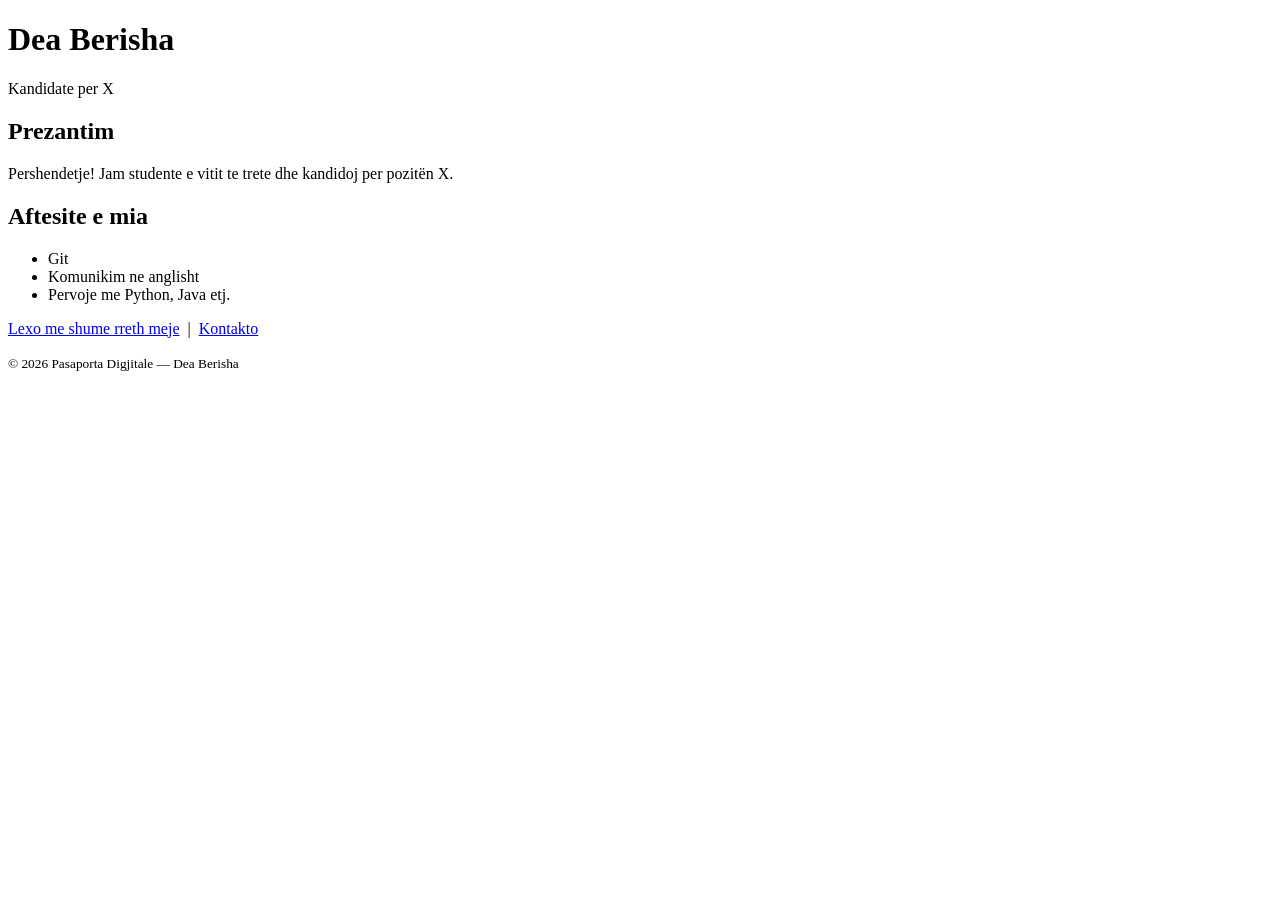
<file: JavaI/index.html>
<!DOCTYPE html>
<html lang="sq">
<head>
  <meta charset="UTF-8">
  <meta name="viewport" content="width=device-width, initial-scale=1.0">
  <title>Pasaporta Digjitale — Dea Berisha</title>
</head>
<body>

  <header>
    <h1>Dea Berisha</h1>
    <p>Kandidate per X</p>
  </header>

  <main>
    <section>
      <h2>Prezantim</h2>
      <p>
        Pershendetje! Jam studente e vitit te trete dhe kandidoj per
        pozitën X.
      </p>
    </section>

    <section>
      <h2>Aftesite e mia</h2>
      <ul>
        <li>Git</li>
        <li>Komunikim ne anglisht</li>
        <li>Pervoje me Python, Java etj.</li>
      </ul>
    </section>

    <nav>
      <a href="rreth.html">Lexo me shume rreth meje</a>
      &nbsp;|&nbsp;
      <a href="kontakt.html">Kontakto</a>
    </nav>
  </main>

  <footer>
    <p><small>&copy; 2026 Pasaporta Digjitale — Dea Berisha</small></p>
  </footer>

</body>
</html>
</file>
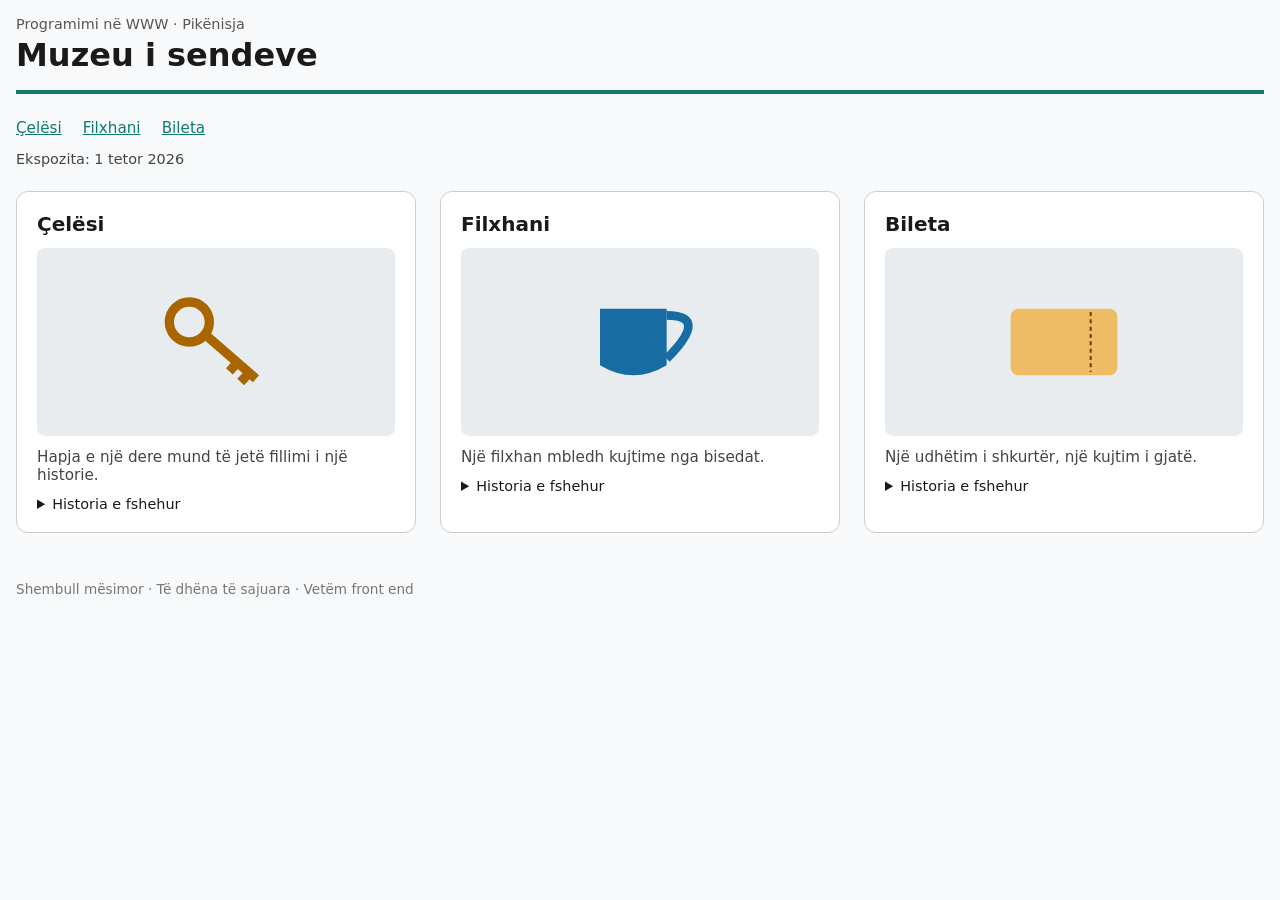
<file: JavaII/index.html>
<!doctype html>
<html lang="sq">
  <head>
    <meta charset="UTF-8" />
    <meta name="viewport" content="width=device-width, initial-scale=1" />
    <title>Muzeu i sendeve të zakonshme</title>
    <link rel="stylesheet" href="style.css" />
  </head>
  <body>
    <a class="skip" href="#main">Kalo te përmbajtja</a>
    <header>
      <p>Programimi në WWW · Pikënisja</p>
      <h1>Muzeu i sendeve</h1>
    </header>
    <main id="main">
      <nav>
        <a href="#celesi">Çelësi</a>
        <a href="#filxhani">Filxhani</a>
        <a href="#bileta">Bileta</a>
      </nav>
      <p class="expo">Ekspozita: 1 tetor 2026</p>

      <section class="cards">
        <article id="celesi" class="card">
          <h2>Çelësi</h2>
          <div class="card-img">
            <img src="celesi.svg" alt="Çelës i vjetër" />
          </div>
          <p>Hapja e një dere mund të jetë fillimi i një historie.</p>
          <details>
            <summary>Historia e fshehur</summary>
            <p>Ky çeles ishte i deres se thesarit mbreteror ne Angli! Nje sherbetor e kishte marr por i humb ne anijen e tij.</p>
          </details>
        </article>

        <article id="filxhani" class="card">
          <h2>Filxhani</h2>
          <div class="card-img">
            <img src="filxhani.svg" alt="Filxhan kafeje" />
          </div>
          <p>Një filxhan mbledh kujtime nga bisedat.</p>
          <details>
            <summary>Historia e fshehur</summary>
            <p>Ky filxhan ka qene filxhani i pare prej porcelani i krijuar ne Kine. Ku eshte ruajtur nga nje koleksionit qe jetonte ne male.</p>
          </details>
        </article>

        <article id="bileta" class="card">
          <h2>Bileta</h2>
          <div class="card-img">
            <img src="bileta.svg" alt="Biletë udhëtimi" />
          </div>
          <p>Një udhëtim i shkurtër, një kujtim i gjatë.</p>
          <details>
            <summary>Historia e fshehur</summary>
            <p>Kjo bilete e trenit ishte bileta me e shitur ne histori per rrugen mes gjermanis dhe frances, ku eshte edhe nder biletat e para ne histori.</p>
          </details>
        </article>
      </section>
    </main>
    <footer>Shembull mësimor · Të dhëna të sajuara · Vetëm front end</footer>
  </body>
</html>
</file>
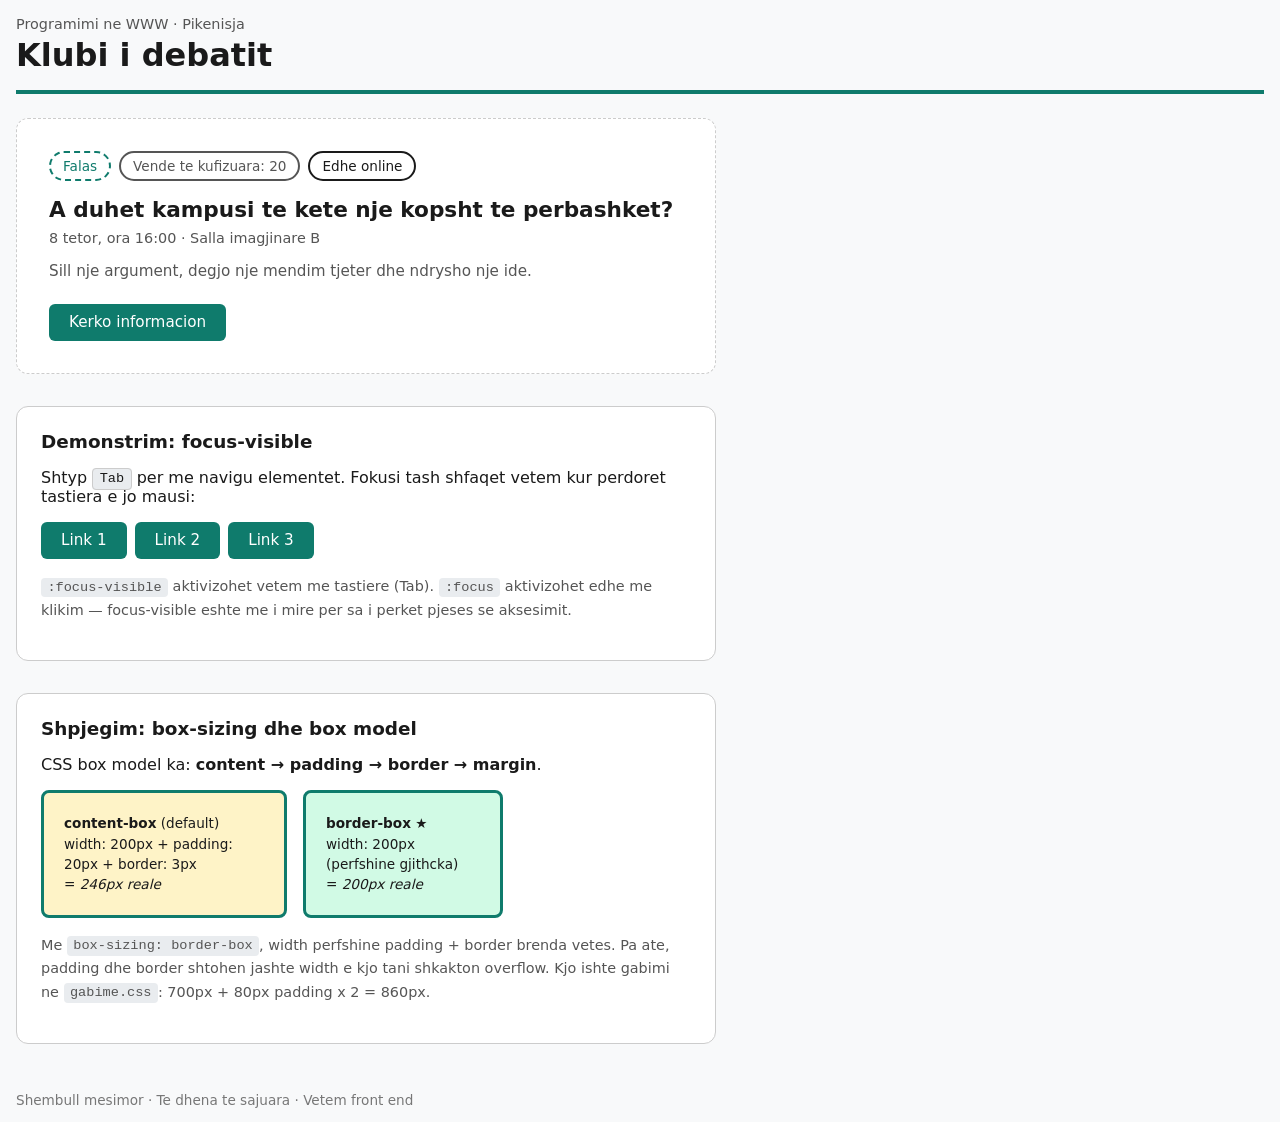
<file: JavaIII/index.html>
<!doctype html>
<html lang="sq">
  <head>
    <meta charset="UTF-8" />
    <meta name="viewport" content="width=device-width, initial-scale=1" />
    <title>Klubi i debatit</title>
    <link rel="stylesheet" href="style.css" />
  </head>
  <body>
    <a class="skip" href="#main">Kalo te permbajtja</a>
    <header>
      <p>Programimi ne WWW · Pikenisja</p>
      <h1>Klubi i debatit</h1>
    </header>
    <main id="main">
      <article class="poster">
        <div class="tags">
          <span class="tag tag--free">Falas</span>
          <span class="tag tag--limited">Vende te kufizuara: 20</span>
          <span class="tag tag--online">Edhe online</span>
        </div>

        <h2>A duhet kampusi te kete nje kopsht te perbashket?</h2>

        <p class="meta">8 tetor, ora 16:00 · Salla imagjinare B</p>

        <p class="desc">Sill nje argument, degjo nje mendim tjeter dhe ndrysho nje ide.</p>

        <a class="btn" href="#">Kerko informacion</a>
      </article>

      <section class="demo-section">
        <h2>Demonstrim: focus-visible</h2>
        <p>Shtyp <kbd>Tab</kbd> per me navigu elementet. Fokusi tash shfaqet vetem kur perdoret tastiera e jo mausi:</p>
        <nav class="demo-nav">
          <a class="btn" href="#">Link 1</a>
          <a class="btn" href="#">Link 2</a>
          <a class="btn" href="#">Link 3</a>
        </nav>
        <p class="note">
          <code>:focus-visible</code> aktivizohet vetem me tastiere (Tab).
          <code>:focus</code> aktivizohet edhe me klikim — focus-visible eshte me i mire per sa i perket pjeses se aksesimit.
        </p>
      </section>

      <section class="demo-section">
        <h2>Shpjegim: box-sizing dhe box model</h2>
        <p>CSS box model ka: <strong>content → padding → border → margin</strong>.</p>
        <div class="box-demo">
          <div class="box box--content">
            <strong>content-box</strong> (default)<br />
            width: 200px + padding: 20px + border: 3px<br />
            = <em>246px reale</em>
          </div>
          <div class="box box--border">
            <strong>border-box</strong> ★<br />
            width: 200px (perfshine gjithcka)<br />
            = <em>200px reale</em>
          </div>
        </div>
        <p class="note">
          Me <code>box-sizing: border-box</code>, width perfshine padding + border brenda vetes.
          Pa ate, padding dhe border shtohen jashte width e kjo tani shkakton overflow.
          Kjo ishte gabimi ne <code>gabime.css</code>: 700px + 80px padding x 2 = 860px.
        </p>
      </section>
    </main>
    <footer>Shembull mesimor · Te dhena te sajuara · Vetem front end</footer>
  </body>
</html>
</file>
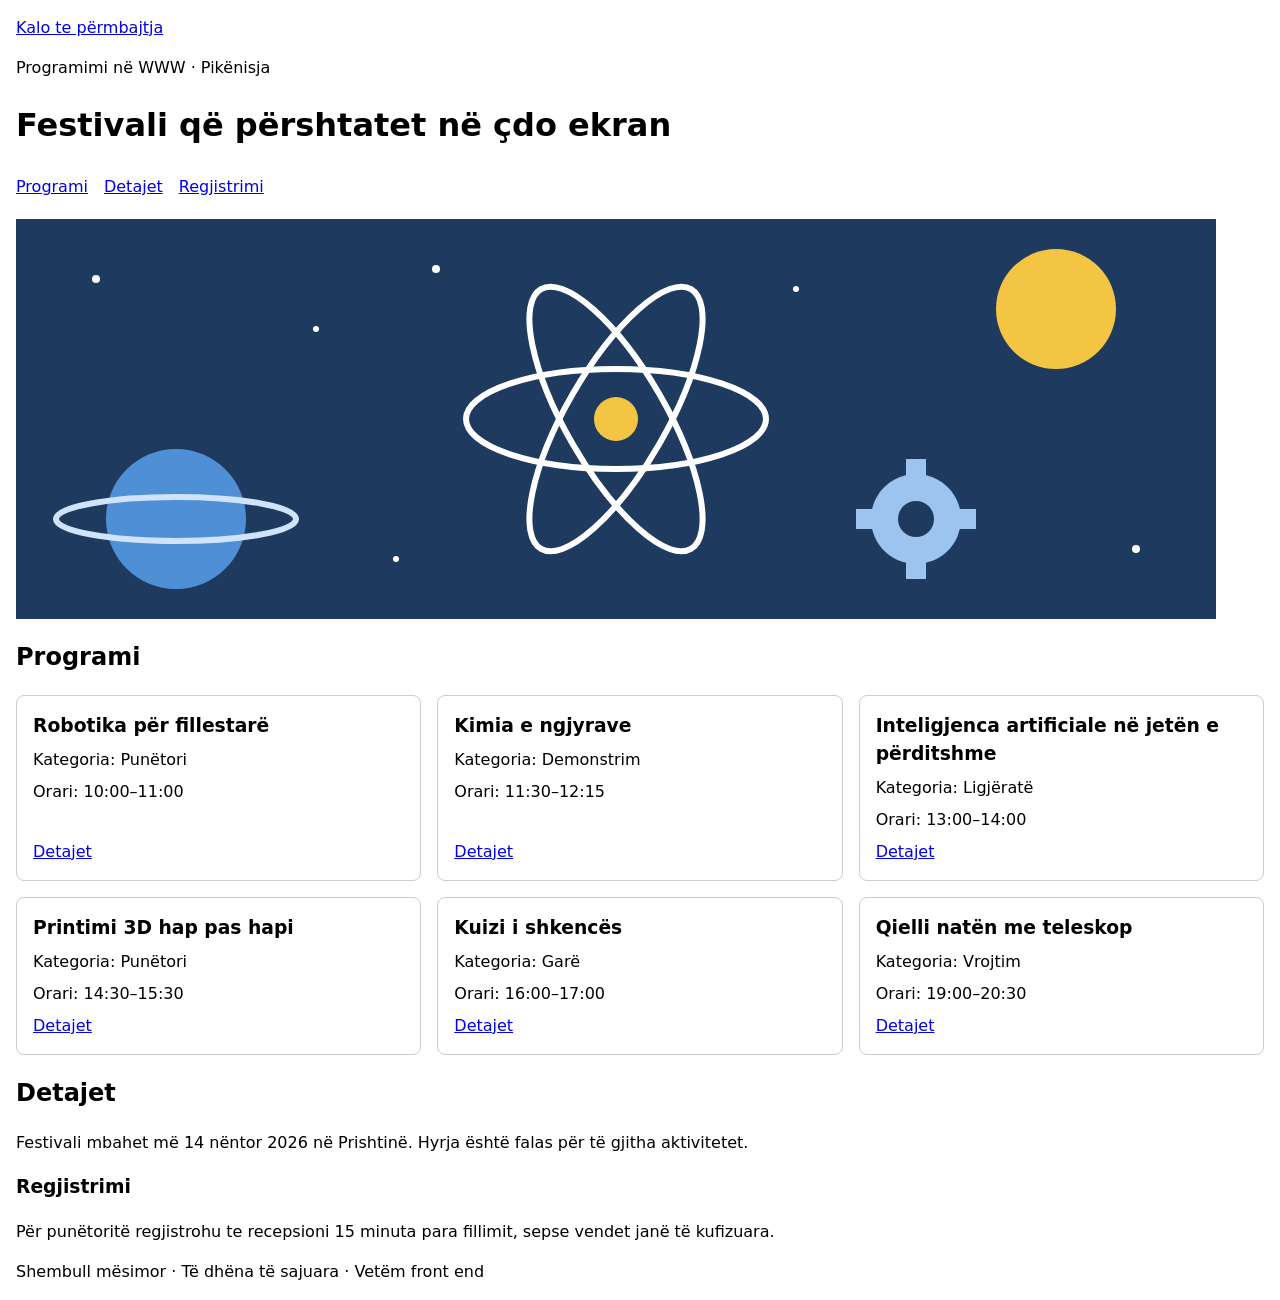
<file: JavaIV/index.html>
<!doctype html>
<html lang="sq">
  <head>
    <meta charset="UTF-8" />
    <meta name="viewport" content="width=device-width, initial-scale=1" />
    <title>Festivali që përshtatet në çdo ekran</title>
    <link rel="stylesheet" href="style.css" />
  </head>
  <body>
    <a class="skip" href="#main">Kalo te përmbajtja</a>
    <header>
      <p>Programimi në WWW · Pikënisja</p>
      <h1>Festivali që përshtatet në çdo ekran</h1>
      <nav aria-label="Menuja kryesore">
        <ul class="menu">
          <li><a href="#programi">Programi</a></li>
          <li><a href="#detajet">Detajet</a></li>
          <li><a href="#regjistrimi">Regjistrimi</a></li>
        </ul>
      </nav>
    </header>
    <main id="main">
      <img
        class="banner"
        src="festivali.svg"
        alt="Ilustrim i festivalit shkencor me planet, atom dhe rrota dhëmbëzore"
        width="1200"
        height="400"
      />

      <section id="programi">
        <h2>Programi</h2>
        <div class="kartat">
          <article class="karta">
            <h3>Robotika për fillestarë</h3>
            <p>Kategoria: Punëtori</p>
            <p>Orari: <time datetime="2026-11-14T10:00">10:00</time>–<time datetime="2026-11-14T11:00">11:00</time></p>
            <a href="#detajet" aria-label="Detajet: Robotika për fillestarë">Detajet</a>
          </article>

          <article class="karta">
            <h3>Kimia e ngjyrave</h3>
            <p>Kategoria: Demonstrim</p>
            <p>Orari: <time datetime="2026-11-14T11:30">11:30</time>–<time datetime="2026-11-14T12:15">12:15</time></p>
            <a href="#detajet" aria-label="Detajet: Kimia e ngjyrave">Detajet</a>
          </article>

          <article class="karta">
            <h3>Inteligjenca artificiale në jetën e përditshme</h3>
            <p>Kategoria: Ligjëratë</p>
            <p>Orari: <time datetime="2026-11-14T13:00">13:00</time>–<time datetime="2026-11-14T14:00">14:00</time></p>
            <a href="#detajet" aria-label="Detajet: Inteligjenca artificiale në jetën e përditshme">Detajet</a>
          </article>

          <article class="karta">
            <h3>Printimi 3D hap pas hapi</h3>
            <p>Kategoria: Punëtori</p>
            <p>Orari: <time datetime="2026-11-14T14:30">14:30</time>–<time datetime="2026-11-14T15:30">15:30</time></p>
            <a href="#detajet" aria-label="Detajet: Printimi 3D hap pas hapi">Detajet</a>
          </article>

          <article class="karta">
            <h3>Kuizi i shkencës</h3>
            <p>Kategoria: Garë</p>
            <p>Orari: <time datetime="2026-11-14T16:00">16:00</time>–<time datetime="2026-11-14T17:00">17:00</time></p>
            <a href="#detajet" aria-label="Detajet: Kuizi i shkencës">Detajet</a>
          </article>

          <article class="karta">
            <h3>Qielli natën me teleskop</h3>
            <p>Kategoria: Vrojtim</p>
            <p>Orari: <time datetime="2026-11-14T19:00">19:00</time>–<time datetime="2026-11-14T20:30">20:30</time></p>
            <a href="#detajet" aria-label="Detajet: Qielli natën me teleskop">Detajet</a>
          </article>
        </div>
      </section>

      <section id="detajet">
        <h2>Detajet</h2>
        <p>Festivali mbahet më 14 nëntor 2026 në Prishtinë. Hyrja është falas për të gjitha aktivitetet.</p>
        <h3 id="regjistrimi">Regjistrimi</h3>
        <p>Për punëtoritë regjistrohu te recepsioni 15 minuta para fillimit, sepse vendet janë të kufizuara.</p>
      </section>
    </main>
    <footer>Shembull mësimor · Të dhëna të sajuara · Vetëm front end</footer>
  </body>
</html>
</file>
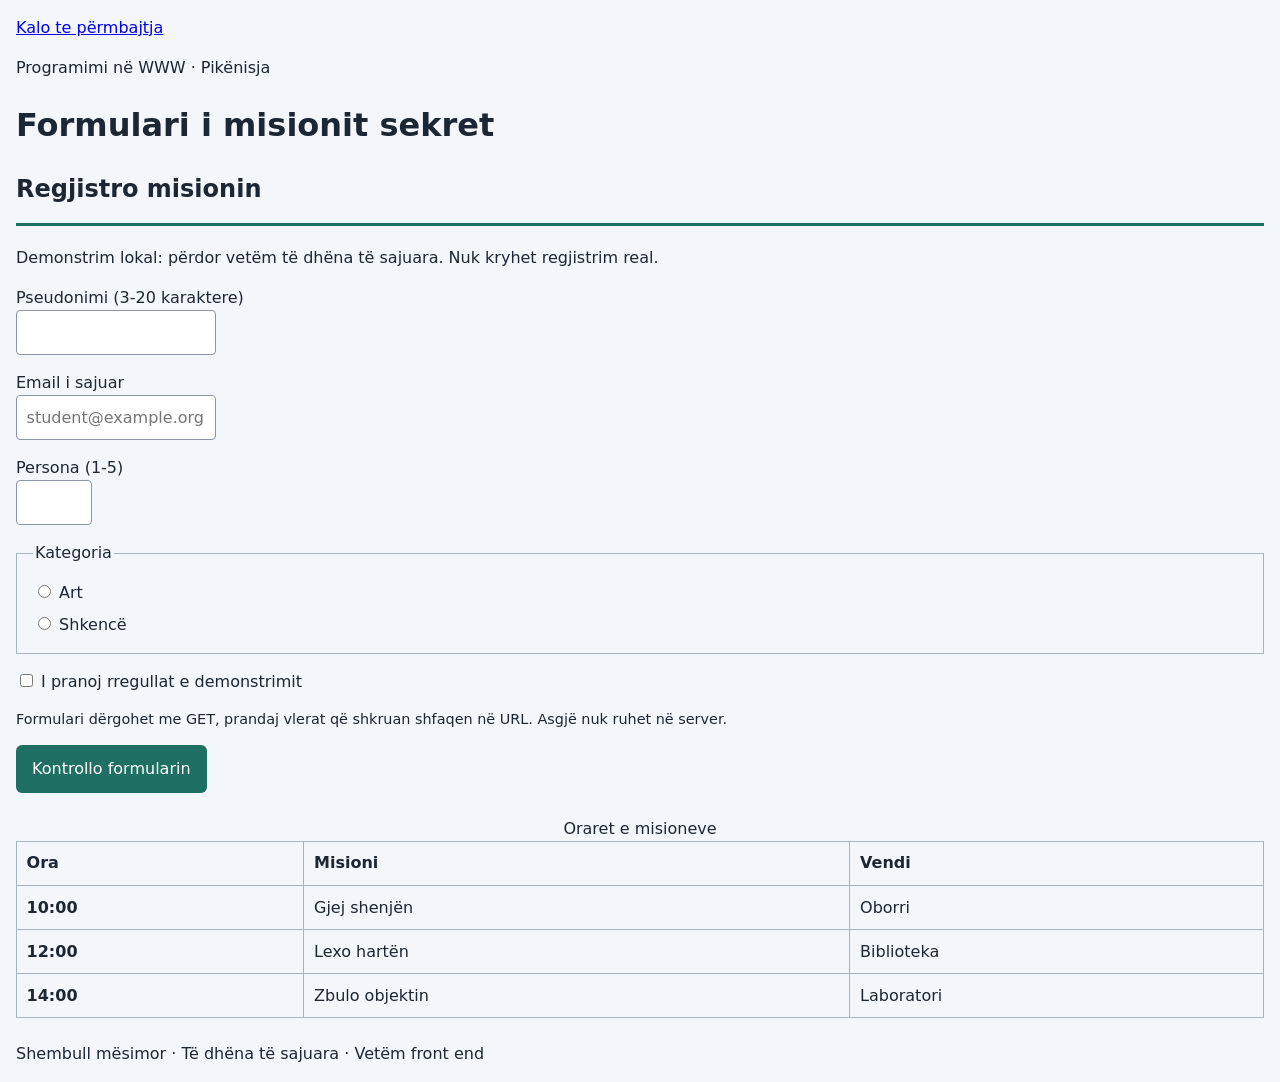
<file: JavaV/index.html>
<!doctype html>
<html lang="sq">
  <head>
    <meta charset="UTF-8" />
    <meta name="viewport" content="width=device-width, initial-scale=1" />
    <title>Formulari i misionit sekret</title>
    <link rel="stylesheet" href="style.css" />
  </head>
  <body>
    <a class="skip" href="#main">Kalo te përmbajtja</a>
    <header>
      <p>Programimi në WWW · Pikënisja</p>
      <h1>Formulari i misionit sekret</h1>
    </header>
    <main id="main">
      <h2>Regjistro misionin</h2>
      <p>Demonstrim lokal: përdor vetëm të dhëna të sajuara. Nuk kryhet regjistrim real.</p>

      <form action="pranuar.html" method="get" autocomplete="off">
        <div class="fusha">
          <label for="pseudonimi">Pseudonimi (3-20 karaktere)</label>
          <input id="pseudonimi" name="pseudonimi" type="text" required minlength="3" maxlength="20" />
        </div>

        <div class="fusha">
          <label for="email">Email i sajuar</label>
          <input id="email" name="email" type="email" required placeholder="student@example.org" />
        </div>

        <div class="fusha">
          <label for="persona">Persona (1-5)</label>
          <input id="persona" name="persona" type="number" required min="1" max="5" step="1" />
        </div>

        <fieldset>
          <legend>Kategoria</legend>
          <div class="zgjedhja">
            <input id="kategoria-art" name="kategoria" type="radio" value="art" required />
            <label for="kategoria-art">Art</label>
          </div>
          <div class="zgjedhja">
            <input id="kategoria-shkence" name="kategoria" type="radio" value="shkence" />
            <label for="kategoria-shkence">Shkencë</label>
          </div>
        </fieldset>

        <div class="zgjedhja">
          <input id="rregullat" name="rregullat" type="checkbox" value="po" required />
          <label for="rregullat">I pranoj rregullat e demonstrimit</label>
        </div>

        <p class="shenim">Formulari dërgohet me GET, prandaj vlerat që shkruan shfaqen në URL. Asgjë nuk ruhet në server.</p>

        <button type="submit">Kontrollo formularin</button>
      </form>

      <table>
        <caption>Oraret e misioneve</caption>
        <thead>
          <tr>
            <th scope="col">Ora</th>
            <th scope="col">Misioni</th>
            <th scope="col">Vendi</th>
          </tr>
        </thead>
        <tbody>
          <tr>
            <th scope="row">10:00</th>
            <td>Gjej shenjën</td>
            <td>Oborri</td>
          </tr>
          <tr>
            <th scope="row">12:00</th>
            <td>Lexo hartën</td>
            <td>Biblioteka</td>
          </tr>
          <tr>
            <th scope="row">14:00</th>
            <td>Zbulo objektin</td>
            <td>Laboratori</td>
          </tr>
        </tbody>
      </table>
    </main>
    <footer>Shembull mësimor · Të dhëna të sajuara · Vetëm front end</footer>
  </body>
</html>
</file>
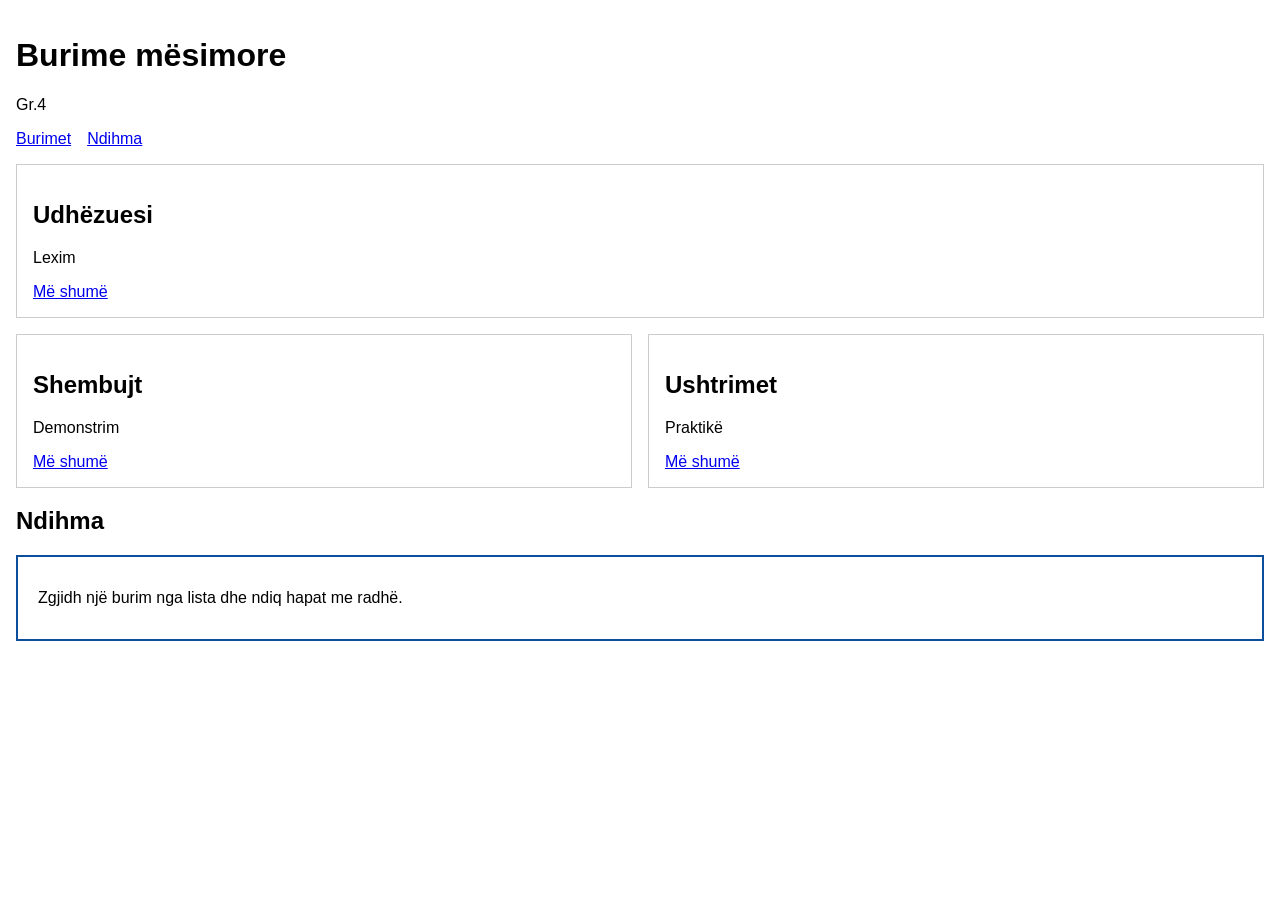
<file: Vleresime/Prova1/index.html>
<!DOCTYPE html>
<html lang="sq">
<head>
  <meta charset="UTF-8">
  <meta name="viewport" content="width=device-width, initial-scale=1">
  <title>Burime mësimore</title>
  <link rel="stylesheet" href="style.css">
</head>
<body>
  <header>
    <h1>Burime mësimore</h1>
    <p>Gr.4</p>
    <nav>
      <ul class="menu">
        <li><a href="#burimet">Burimet</a></li>
        <li><a href="#ndihma">Ndihma</a></li>
      </ul>
    </nav>
  </header>

  <main>
    <section id="burimet">
      <div class="burimet">
        <article class="burimi">
          <h2>Udhëzuesi</h2>
          <p>Lexim</p>
          <a href="#ndihma">Më shumë</a>
        </article>
        <article class="burimi">
          <h2>Shembujt</h2>
          <p>Demonstrim</p>
          <a href="#ndihma">Më shumë</a>
        </article>
        <article class="burimi">
          <h2>Ushtrimet</h2>
          <p>Praktikë</p>
          <a href="#ndihma">Më shumë</a>
        </article>
      </div>
    </section>

    <section id="ndihma">
      <h2>Ndihma</h2>
      <div class="panel">
        <p>Zgjidh një burim nga lista dhe ndiq hapat me radhë.</p>
      </div>
    </section>
  </main>
</body>
</html>
</file>
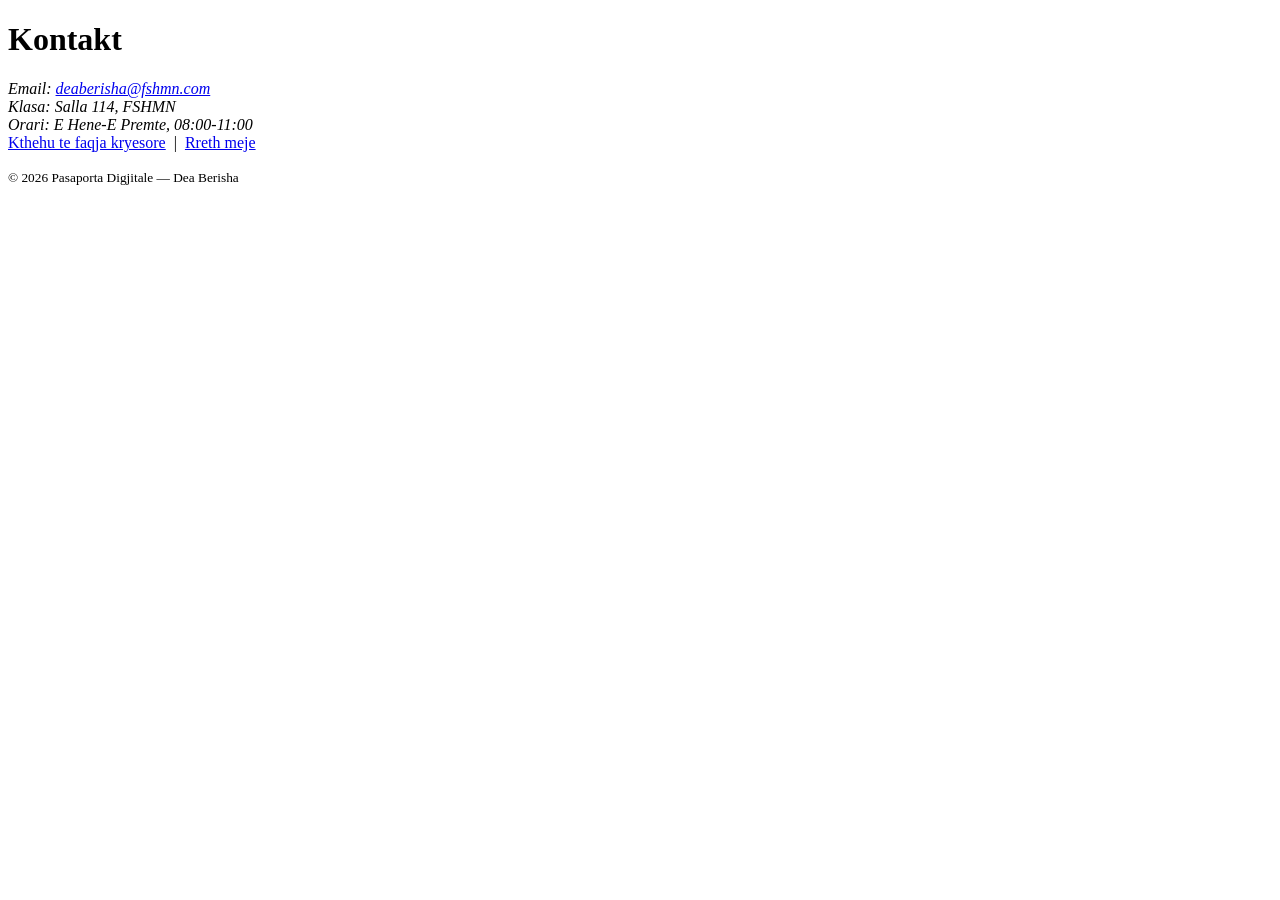
<file: JavaI/kontakt.html>
<!DOCTYPE html>
<html lang="sq">
<head>
  <meta charset="UTF-8">
  <meta name="viewport" content="width=device-width, initial-scale=1.0">
  <title>Kontakt — Dea Berisha</title>
</head>
<body>

  <header>
    <h1>Kontakt</h1>
  </header>

  <main>
    <section>
      <address>
        Email: <a href="mailto:deaberisha@fshmn.com">deaberisha@fshmn.com</a><br>
        Klasa: Salla 114, FSHMN<br>
        Orari: E Hene-E Premte, 08:00-11:00
      </address>
    </section>

    <nav>
      <a href="index.html">Kthehu te faqja kryesore</a>
      &nbsp;|&nbsp;
      <a href="rreth.html">Rreth meje</a>
    </nav>
  </main>

  <footer>
    <p><small>&copy; 2026 Pasaporta Digjitale — Dea Berisha</small></p>
  </footer>

</body>
</html>
</file>
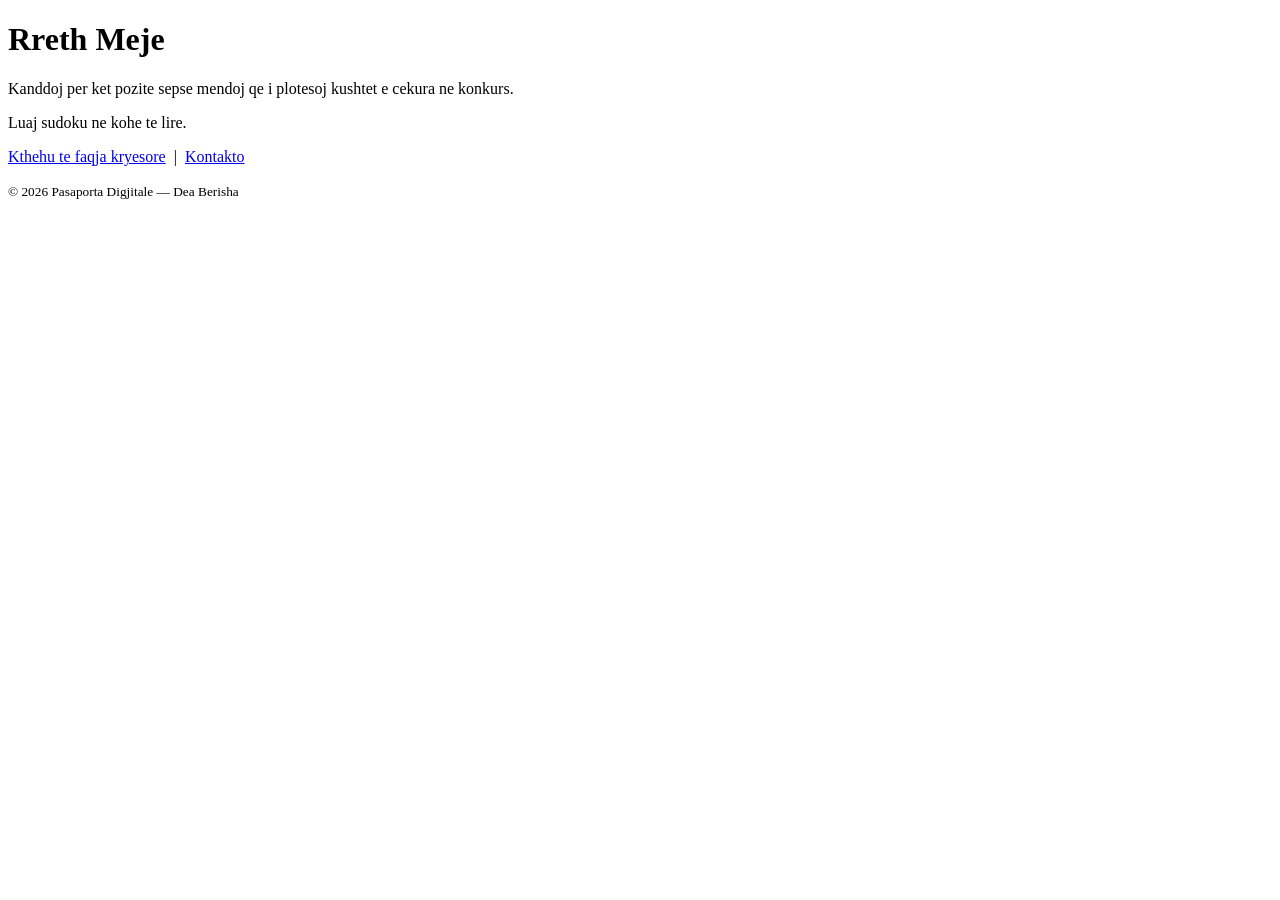
<file: JavaI/rreth.html>
<!DOCTYPE html>
<html lang="sq">
<head>
  <meta charset="UTF-8">
  <meta name="viewport" content="width=device-width, initial-scale=1.0">
  <title>Rreth Meje — Dea Berisha</title>
</head>
<body>

  <header>
    <h1>Rreth Meje</h1>
  </header>

  <main>
    <section>
      <p>
        Kanddoj per ket pozite sepse mendoj qe i plotesoj kushtet e cekura ne konkurs.
      </p>
      <p>
        Luaj sudoku ne kohe te lire.
      </p>
    </section>

    <nav>
      <a href="index.html">Kthehu te faqja kryesore</a>
      &nbsp;|&nbsp;
      <a href="kontakt.html">Kontakto</a>
    </nav>
  </main>

  <footer>
    <p><small>&copy; 2026 Pasaporta Digjitale — Dea Berisha</small></p>
  </footer>

</body>
</html>
</file>
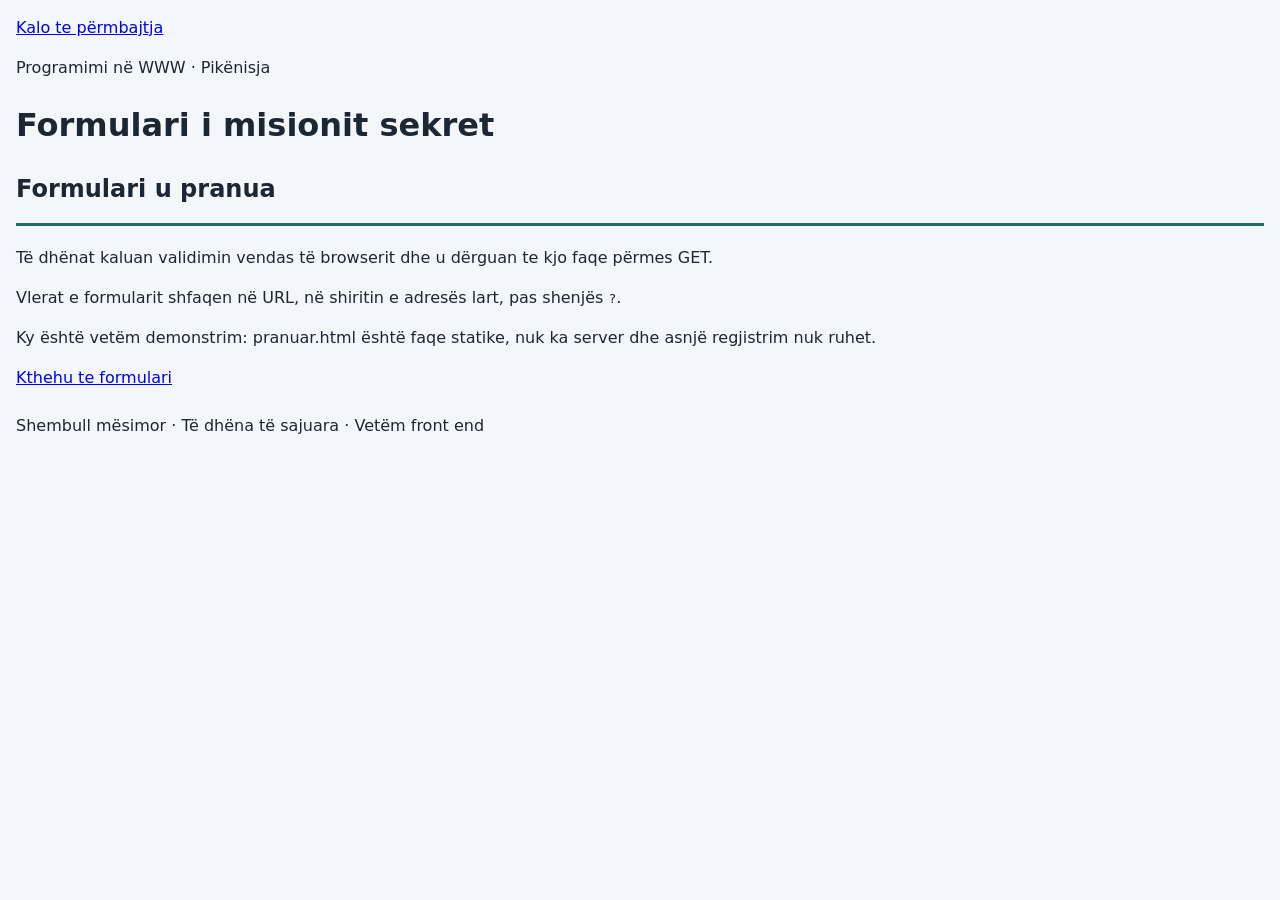
<file: JavaV/pranuar.html>
<!doctype html>
<html lang="sq">
  <head>
    <meta charset="UTF-8" />
    <meta name="viewport" content="width=device-width, initial-scale=1" />
    <title>Formulari u pranua</title>
    <link rel="stylesheet" href="style.css" />
  </head>
  <body>
    <a class="skip" href="#main">Kalo te përmbajtja</a>
    <header>
      <p>Programimi në WWW · Pikënisja</p>
      <h1>Formulari i misionit sekret</h1>
    </header>
    <main id="main">
      <h2>Formulari u pranua</h2>
      <p>Të dhënat kaluan validimin vendas të browserit dhe u dërguan te kjo faqe përmes GET.</p>
      <p>Vlerat e formularit shfaqen në URL, në shiritin e adresës lart, pas shenjës <code>?</code>.</p>
      <p>Ky është vetëm demonstrim: pranuar.html është faqe statike, nuk ka server dhe asnjë regjistrim nuk ruhet.</p>
      <p><a href="index.html">Kthehu te formulari</a></p>
    </main>
    <footer>Shembull mësimor · Të dhëna të sajuara · Vetëm front end</footer>
  </body>
</html>
</file>
<file: JavaII/style.css>
/* Stili i muzeut */
* {
  box-sizing: border-box;
}
body {
  font-family: system-ui, sans-serif;
  margin: 1rem;
  color: #1a1a1a;
  background: #f8f9fa;
}

/* Skip link — i fshehur deri sa merr fokus */
.skip {
  position: absolute;
  left: -999px;
}
.skip:focus {
  left: 1rem;
  top: 1rem;
  background: #fff;
  padding: 0.5rem 1rem;
  z-index: 10;
}

/* Header */
header {
  border-bottom: 4px solid #0f7b6c;
  padding-bottom: 1rem;
  margin-bottom: 1.5rem;
}
header p {
  margin: 0 0 0.25rem;
  font-size: 0.9rem;
  color: #555;
}
header h1 {
  margin: 0;
  font-size: 2rem;
}

/* Nav */
nav {
  margin-bottom: 0.25rem;
}
nav a {
  margin-right: 1rem;
  color: #0f7b6c;
  text-decoration: underline;
  font-size: 0.95rem;
}
nav a:hover {
  color: #0a5c51;
}

/* Expo date */
.expo {
  font-size: 0.9rem;
  color: #444;
  margin-bottom: 1.5rem;
}

/* Cards grid */
.cards {
  display: grid;
  grid-template-columns: repeat(auto-fit, minmax(250px, 1fr));
  gap: 1.5rem;
  margin-bottom: 2rem;
}

.card {
  border: 1px solid #ccc;
  border-radius: 12px;
  padding: 1.25rem;
  background: #fff;
}
.card h2 {
  margin: 0 0 0.75rem;
  font-size: 1.25rem;
}

/* Image container */
.card-img {
  background: #e9ecef;
  border-radius: 8px;
  padding: 1.5rem;
  margin-bottom: 0.75rem;
  display: flex;
  justify-content: center;
  align-items: center;
}
.card-img img {
  width: 140px;
  height: 140px;
}

.card p {
  font-size: 0.95rem;
  color: #444;
  margin: 0 0 0.75rem;
}

/* Details / collapsible */
details {
  font-size: 0.9rem;
}
details summary {
  cursor: pointer;
  color: #1a1a1a;
  font-weight: 500;
}
details summary:hover {
  color: #0f7b6c;
}
details p {
  margin-top: 0.5rem;
  color: #555;
  line-height: 1.5;
}

/* Footer */
footer {
  margin-top: 2rem;
  padding-top: 1rem;
  font-size: 0.85rem;
  color: #777;
}
</file>
<file: JavaIII/style.css>
/* ===== CSS Variables (ngjyrat dhe hapesirat) ===== */
:root {
  --clr-primary: #0f7b6c;
  --clr-primary-dark: #0a5c51;
  --clr-bg: #f8f9fa;
  --clr-white: #ffffff;
  --clr-text: #1a1a1a;
  --clr-text-muted: #555;
  --clr-border: #ccc;
  --clr-tag-free: #0f7b6c;
  --clr-tag-limited: #555;
  --clr-tag-online: #1a1a1a;
  --space-sm: 0.5rem;
  --space-md: 1rem;
  --space-lg: 1.5rem;
  --space-xl: 2rem;
  --radius: 12px;
}

/* ===== Reset & Box Model ===== */
* {
  box-sizing: border-box;
}

body {
  font-family: system-ui, sans-serif;
  margin: var(--space-md);
  background: var(--clr-bg);
  color: var(--clr-text);
}

/* ===== Skip link (aksesueshmeri) ===== */
.skip {
  position: absolute;
  left: -999px;
}
.skip:focus {
  left: var(--space-md);
  top: var(--space-md);
  background: var(--clr-white);
  padding: var(--space-sm) var(--space-md);
  z-index: 10;
  outline: 2px solid var(--clr-primary);
}

/* ===== Header ===== */
header {
  border-bottom: 4px solid var(--clr-primary);
  padding-bottom: var(--space-md);
  margin-bottom: var(--space-lg);
}
header p {
  margin: 0 0 0.25rem;
  font-size: 0.9rem;
  color: var(--clr-text-muted);
}
header h1 {
  margin: 0;
  font-size: 2rem;
}

/* ===== Poster (afisha) ===== */
.poster {
  background: var(--clr-white);
  border: 1px dashed var(--clr-border);
  border-radius: var(--radius);
  padding: var(--space-xl);
  max-width: 700px;
}

/* ===== Tags (etiketat) =====
   Tri etiketa dallohen me:
   - ngjyre te ndryshme borduresh dhe teksti
   - stil bordure (dashed per falas, solid per te tjerat)
   - tekst pershkrues (jo vetem ngjyra)
*/
.tags {
  display: flex;
  flex-wrap: wrap;
  gap: var(--space-sm);
  margin-bottom: var(--space-md);
}
.tag {
  display: inline-block;
  padding: 0.3rem 0.75rem;
  border-radius: 20px;
  font-size: 0.85rem;
  font-weight: 500;
}
.tag--free {
  border: 2px dashed var(--clr-tag-free);
  color: var(--clr-tag-free);
}
.tag--limited {
  border: 2px solid var(--clr-tag-limited);
  color: var(--clr-tag-limited);
}
.tag--online {
  border: 2px solid var(--clr-tag-online);
  color: var(--clr-tag-online);
}

/* ===== Permbajtja e posterit ===== */
.poster h2 {
  margin: 0 0 var(--space-sm);
  font-size: 1.35rem;
  color: var(--clr-text);
}
.meta {
  font-size: 0.9rem;
  color: var(--clr-text-muted);
  margin: 0 0 var(--space-md);
}
.desc {
  font-size: 0.95rem;
  color: var(--clr-text-muted);
  margin: 0 0 var(--space-lg);
}

/* ===== Butoni i regjistrimit ===== */
.btn {
  display: inline-block;
  background: var(--clr-primary);
  color: var(--clr-white);
  padding: 0.6rem 1.25rem;
  border-radius: 6px;
  text-decoration: none;
  font-size: 0.95rem;
  font-weight: 500;
}
.btn:hover {
  background: var(--clr-primary-dark);
}

/* ===== Focus-visible =====
   :focus-visible aktivizohet vetem kur perdoruesi
   navigon me Tab (tastiere), jo me klikim te mausit.
   Keshtu fokusi eshte i dukshem per aksesueshmeri
   por nuk shfaqet kur klikohet me maus.
*/
.btn:focus-visible {
  outline: 3px solid var(--clr-primary);
  outline-offset: 3px;
  background: var(--clr-primary-dark);
}
a:focus-visible {
  outline: 2px solid var(--clr-primary);
  outline-offset: 2px;
}

/* ===== Demo sections ===== */
.demo-section {
  margin-top: var(--space-xl);
  padding: var(--space-lg);
  background: var(--clr-white);
  border: 1px solid var(--clr-border);
  border-radius: var(--radius);
  max-width: 700px;
}
.demo-section h2 {
  margin: 0 0 var(--space-sm);
  font-size: 1.15rem;
}
.demo-nav {
  display: flex;
  gap: var(--space-sm);
  margin: var(--space-md) 0;
}
kbd {
  background: #e9ecef;
  padding: 0.15rem 0.4rem;
  border-radius: 4px;
  font-size: 0.85rem;
  border: 1px solid var(--clr-border);
}
code {
  background: #e9ecef;
  padding: 0.15rem 0.4rem;
  border-radius: 4px;
  font-size: 0.85rem;
}
.note {
  font-size: 0.9rem;
  color: var(--clr-text-muted);
  line-height: 1.6;
}

/* ===== Box model demo ===== */
.box-demo {
  display: flex;
  flex-wrap: wrap;
  gap: var(--space-md);
  margin: var(--space-md) 0;
}
.box {
  padding: 20px;
  border: 3px solid var(--clr-primary);
  border-radius: 8px;
  font-size: 0.85rem;
  line-height: 1.5;
}
.box--content {
  box-sizing: content-box;
  width: 200px;
  background: #fef3c7;
}
.box--border {
  box-sizing: border-box;
  width: 200px;
  background: #d1fae5;
}

/* ===== Footer ===== */
footer {
  margin-top: var(--space-xl);
  padding-top: var(--space-md);
  font-size: 0.85rem;
  color: #777;
}

/* ===== Responsive: 360px ===== */
@media (max-width: 400px) {
  body {
    margin: var(--space-sm);
  }
  .poster,
  .demo-section {
    padding: var(--space-md);
  }
  .poster h2 {
    font-size: 1.15rem;
  }
  .tags,
  .demo-nav {
    flex-direction: column;
  }
  .box-demo {
    flex-direction: column;
  }
}
</file>
<file: JavaIV/style.css>
* {
  box-sizing: border-box;
}

body {
  font-family: system-ui, sans-serif;
  margin: 1rem;
  line-height: 1.5;
  overflow-wrap: anywhere;
}

a:focus-visible {
  outline: 3px solid #c2410c;
  outline-offset: 3px;
}

.menu {
  display: flex;
  flex-wrap: wrap;
  gap: 0.5rem 1rem;
  margin: 0;
  padding: 0;
  list-style: none;
}

.menu a {
  display: inline-block;
  padding: 0.25rem 0;
}

.banner {
  display: block;
  max-width: 100%;
  height: auto;
  margin: 1rem 0;
}

.kartat {
  display: grid;
  grid-template-columns: minmax(0, 1fr);
  gap: 1rem;
}

.karta {
  display: flex;
  flex-direction: column;
  padding: 1rem;
  border: 1px solid #ccc;
  border-radius: 8px;
}

.karta h3,
.karta p {
  margin: 0 0 0.5rem;
}

.karta a {
  margin-top: auto;
}

@media (min-width: 600px) {
  .kartat {
    grid-template-columns: repeat(2, minmax(0, 1fr));
  }
}

@media (min-width: 900px) {
  .kartat {
    grid-template-columns: repeat(3, minmax(0, 1fr));
  }
}
</file>
<file: JavaV/style.css>
* {
  box-sizing: border-box;
}

body {
  font-family: system-ui, sans-serif;
  margin: 1rem;
  line-height: 1.5;
  color: #1c2733;
  background: #f3f6fa;
  overflow-wrap: anywhere;
}

h2 {
  padding-bottom: 1rem;
  border-bottom: 3px solid #1f6f63;
}

a:focus-visible,
button:focus-visible,
input:focus-visible {
  outline: 3px solid #c2410c;
  outline-offset: 2px;
}

.fusha {
  margin-bottom: 1rem;
}

.fusha label {
  display: block;
}

input[type="text"],
input[type="email"] {
  width: 100%;
  max-width: 12.5rem;
  padding: 0.6rem;
  font: inherit;
  border: 1px solid #8a96a3;
  border-radius: 4px;
}

input[type="number"] {
  width: 4.75rem;
  padding: 0.6rem;
  font: inherit;
  border: 1px solid #8a96a3;
  border-radius: 4px;
}

fieldset {
  margin: 0 0 1rem;
  padding: 0.5rem 1rem;
  border: 1px solid #a7b4c2;
}

.zgjedhja {
  margin: 0.5rem 0;
}

.shenim {
  font-size: 0.9rem;
}

button {
  padding: 0.75rem 1rem;
  font: inherit;
  color: #fff;
  background: #1f6f63;
  border: 0;
  border-radius: 6px;
  cursor: pointer;
}

table {
  width: 100%;
  margin-top: 1.5rem;
  border-collapse: collapse;
}

th,
td {
  padding: 0.6rem;
  text-align: left;
  border: 1px solid #a7b4c2;
}

footer {
  margin-top: 1.5rem;
}
</file>
<file: Vleresime/Prova1/style.css>
*, *::before, *::after {
  box-sizing: border-box;
}

body {
  margin: 0;
  padding: 1rem;
  font-family: Arial, sans-serif;
  overflow-wrap: anywhere;
}

.menu {
  display: flex;
  gap: 1rem;
  padding: 0;
  list-style: none;
}

a:focus-visible {
  outline: 3px solid #d9480f;
  outline-offset: 3px;
}

.burimet {
  display: grid;
  grid-template-columns: 1fr;
  gap: 1rem;
}

.burimi {
  padding: 1rem;
  border: 1px solid #ccc;
}

.burimi a {
  display: block;
}

.panel {
  width: 100%;
  padding: 1rem 1.25rem;
  border: 2px solid #0b4f9c;
  white-space: normal;    
}

@media (min-width: 700px) {
  .burimet {
    grid-template-columns: 1fr 1fr;
  }
  .burimi:first-child {
    grid-column: 1 / -1;
  }
}
</file>
